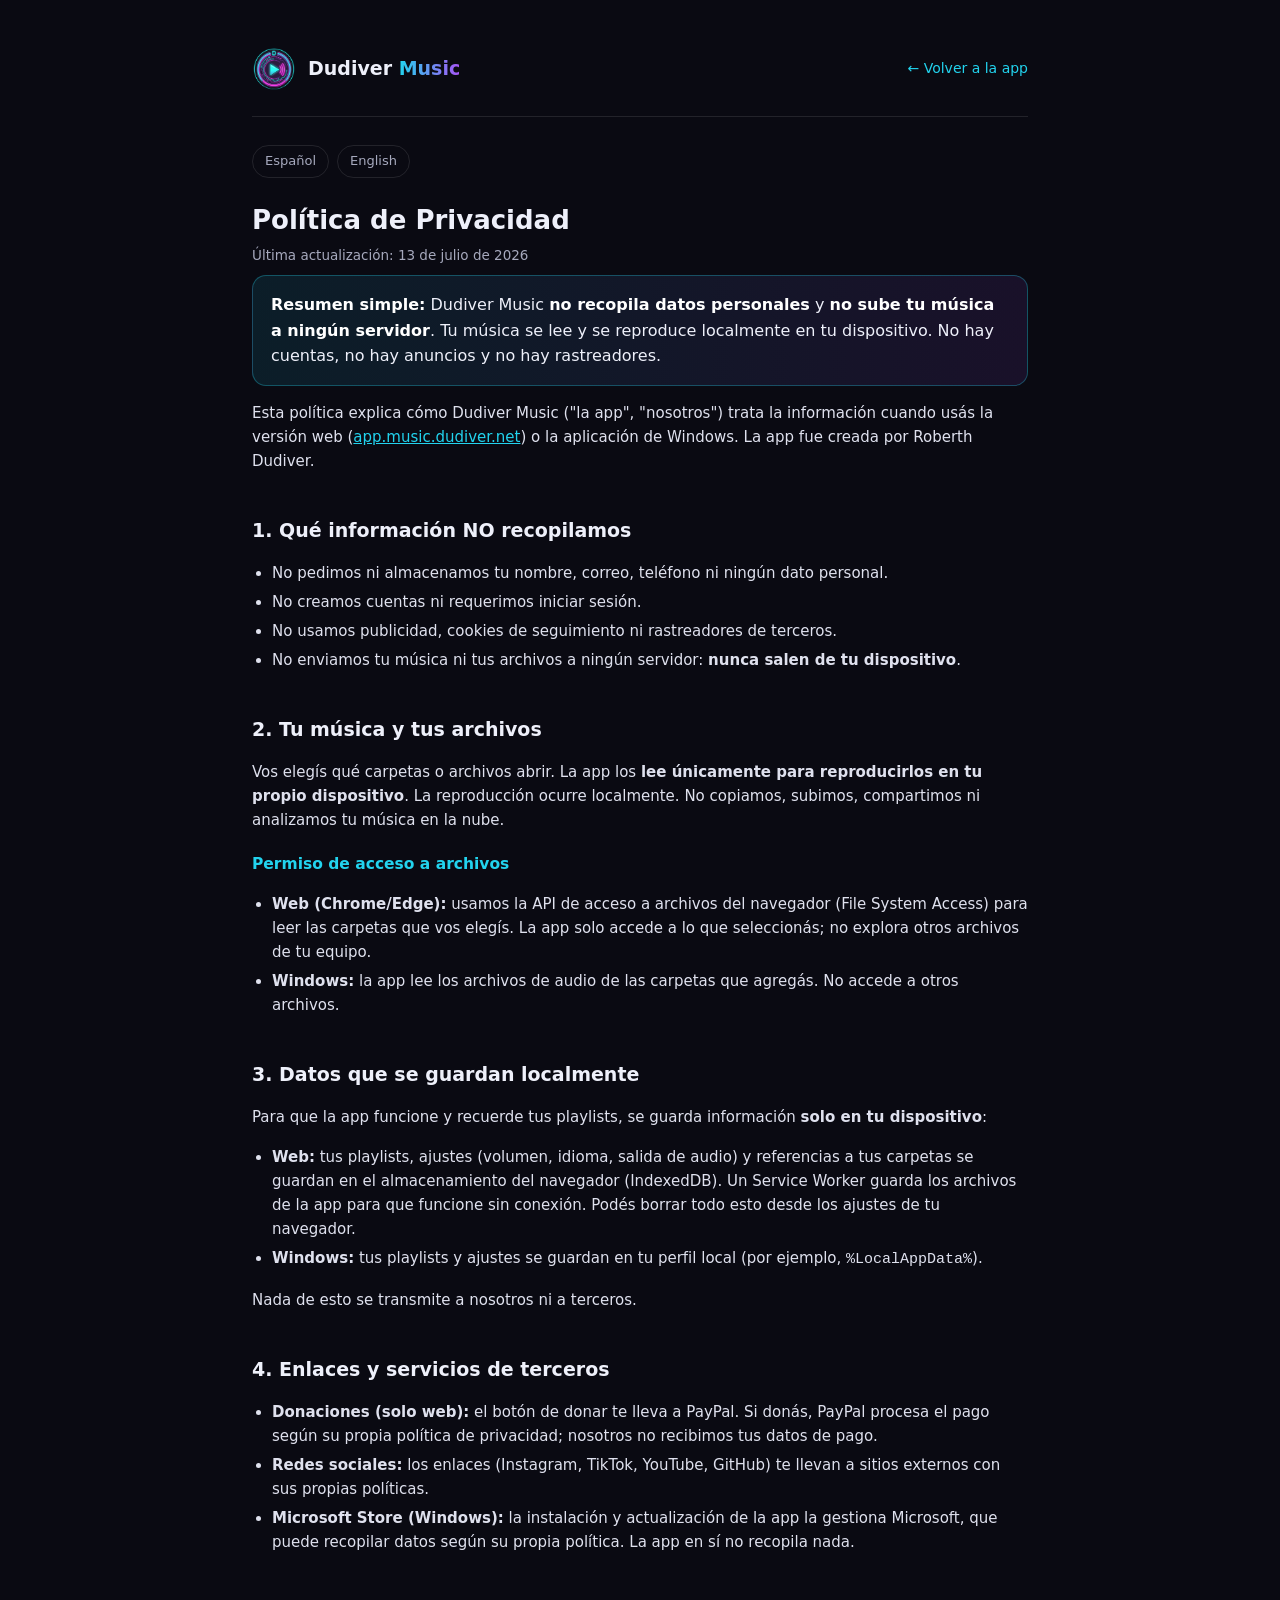
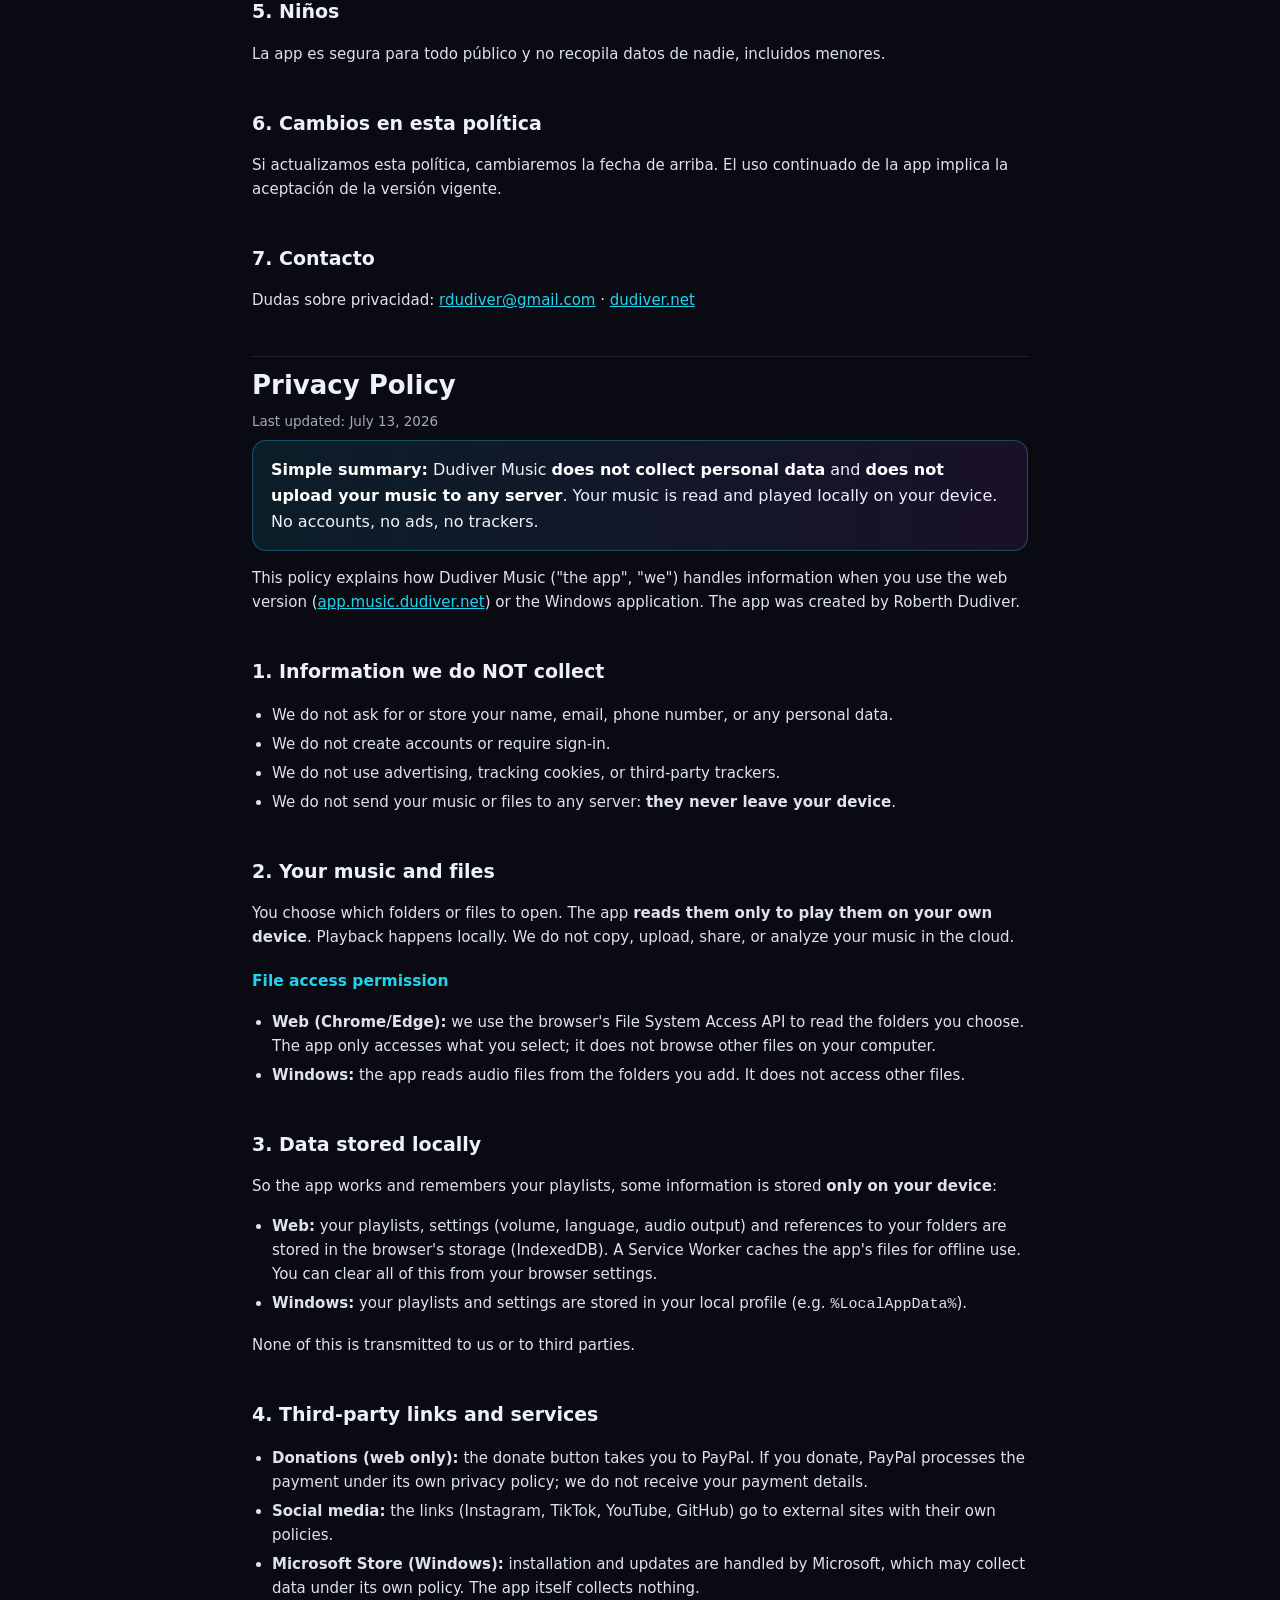
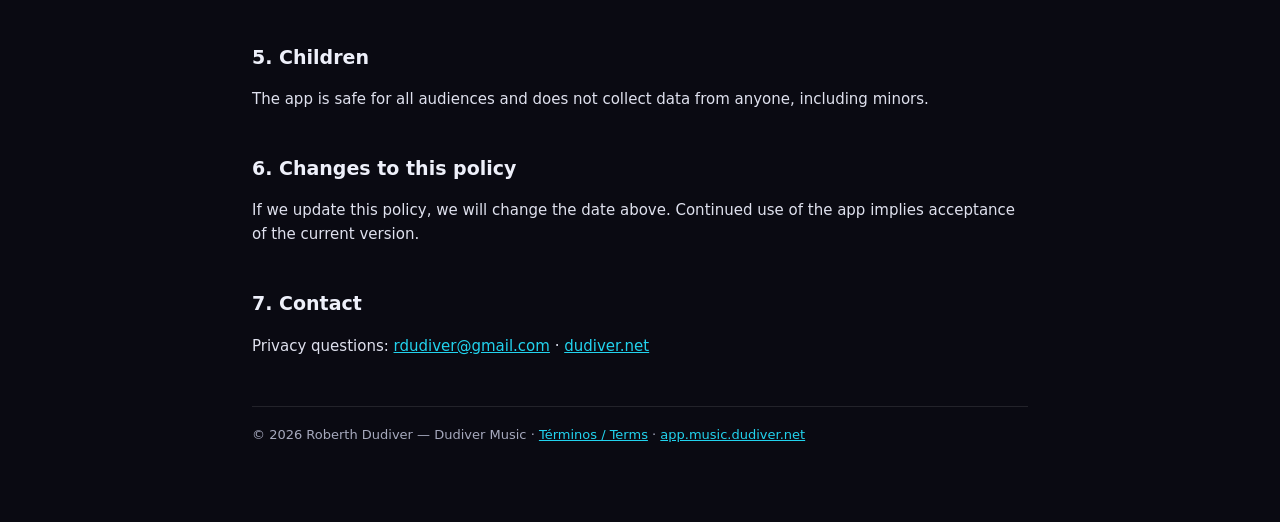
<file: DudiverMusic.Web/wwwroot/privacy.html>
<!DOCTYPE html>
<html lang="es">
<head>
<meta charset="utf-8" />
<meta name="viewport" content="width=device-width, initial-scale=1.0" />
<title>Política de Privacidad — Dudiver Music</title>
<meta name="description" content="Política de privacidad de Dudiver Music. No recopilamos datos personales; tu música nunca sale de tu dispositivo." />
<link rel="canonical" href="https://app.music.dudiver.net/privacy" />
<link rel="icon" type="image/png" href="logo.png" />
<style>
  :root { --bg:#0a0a12; --bg2:#12131f; --fg:#eef0fa; --muted:#a6a9bd; --cyan:#22d3ee; --purple:#a855f7; --line:rgba(255,255,255,.1); }
  * { box-sizing:border-box; }
  body { margin:0; background:var(--bg); color:var(--fg); font-family:system-ui,-apple-system,"Segoe UI",Roboto,sans-serif; line-height:1.6; }
  .wrap { max-width:820px; margin:0 auto; padding:32px 22px 80px; }
  header { display:flex; align-items:center; gap:12px; padding:14px 0 26px; border-bottom:1px solid var(--line); margin-bottom:28px; }
  header img { width:44px; height:44px; border-radius:10px; }
  header .b { font-weight:800; font-size:19px; }
  header .b span { background:linear-gradient(90deg,var(--cyan),var(--purple)); -webkit-background-clip:text; background-clip:text; -webkit-text-fill-color:transparent; }
  a.back { margin-left:auto; color:var(--cyan); text-decoration:none; font-size:14px; }
  a.back:hover { text-decoration:underline; }
  h1 { font-size:26px; margin:0 0 4px; }
  .date { color:var(--muted); font-size:13.5px; margin-bottom:8px; }
  h2 { font-size:19px; margin:34px 0 10px; padding-top:8px; }
  h3 { font-size:15.5px; margin:20px 0 6px; color:var(--cyan); }
  p, li { color:#dfe1ee; font-size:15px; }
  ul { padding-left:20px; }
  li { margin:5px 0; }
  .lead { background:linear-gradient(90deg,rgba(34,211,238,.1),rgba(168,85,247,.1)); border:1px solid rgba(34,211,238,.3); border-radius:14px; padding:16px 18px; margin:8px 0 6px; }
  .lead b { color:#fff; }
  .langbar { display:flex; gap:8px; margin:0 0 22px; }
  .langbar a { font-size:13px; color:var(--muted); border:1px solid var(--line); padding:5px 12px; border-radius:999px; text-decoration:none; }
  .langbar a:hover { color:var(--fg); border-color:var(--cyan); }
  section.lang { border-top:1px solid var(--line); margin-top:44px; padding-top:8px; }
  a { color:var(--cyan); }
  footer { margin-top:48px; padding-top:18px; border-top:1px solid var(--line); color:var(--muted); font-size:13px; }
</style>
</head>
<body>
<div class="wrap">
  <header>
    <img src="logo.png" alt="Dudiver Music" />
    <span class="b">Dudiver <span>Music</span></span>
    <a class="back" href="/">← Volver a la app</a>
  </header>

  <div class="langbar">
    <a href="#es">Español</a>
    <a href="#en">English</a>
  </div>

  <!-- ================= ESPAÑOL ================= -->
  <div id="es">
    <h1>Política de Privacidad</h1>
    <div class="date">Última actualización: 13 de julio de 2026</div>

    <div class="lead">
      <b>Resumen simple:</b> Dudiver Music <b>no recopila datos personales</b> y <b>no sube tu música a ningún servidor</b>.
      Tu música se lee y se reproduce localmente en tu dispositivo. No hay cuentas, no hay anuncios y no hay rastreadores.
    </div>

    <p>Esta política explica cómo Dudiver Music ("la app", "nosotros") trata la información cuando usás la versión web
      (<a href="https://app.music.dudiver.net">app.music.dudiver.net</a>) o la aplicación de Windows. La app fue creada
      por Roberth Dudiver.</p>

    <h2>1. Qué información NO recopilamos</h2>
    <ul>
      <li>No pedimos ni almacenamos tu nombre, correo, teléfono ni ningún dato personal.</li>
      <li>No creamos cuentas ni requerimos iniciar sesión.</li>
      <li>No usamos publicidad, cookies de seguimiento ni rastreadores de terceros.</li>
      <li>No enviamos tu música ni tus archivos a ningún servidor: <b>nunca salen de tu dispositivo</b>.</li>
    </ul>

    <h2>2. Tu música y tus archivos</h2>
    <p>Vos elegís qué carpetas o archivos abrir. La app los <b>lee únicamente para reproducirlos en tu propio dispositivo</b>.
      La reproducción ocurre localmente. No copiamos, subimos, compartimos ni analizamos tu música en la nube.</p>
    <h3>Permiso de acceso a archivos</h3>
    <ul>
      <li><b>Web (Chrome/Edge):</b> usamos la API de acceso a archivos del navegador (File System Access) para leer las
        carpetas que vos elegís. La app solo accede a lo que seleccionás; no explora otros archivos de tu equipo.</li>
      <li><b>Windows:</b> la app lee los archivos de audio de las carpetas que agregás. No accede a otros archivos.</li>
    </ul>

    <h2>3. Datos que se guardan localmente</h2>
    <p>Para que la app funcione y recuerde tus playlists, se guarda información <b>solo en tu dispositivo</b>:</p>
    <ul>
      <li><b>Web:</b> tus playlists, ajustes (volumen, idioma, salida de audio) y referencias a tus carpetas se guardan en
        el almacenamiento del navegador (IndexedDB). Un Service Worker guarda los archivos de la app para que funcione
        sin conexión. Podés borrar todo esto desde los ajustes de tu navegador.</li>
      <li><b>Windows:</b> tus playlists y ajustes se guardan en tu perfil local (por ejemplo, <code>%LocalAppData%</code>).</li>
    </ul>
    <p>Nada de esto se transmite a nosotros ni a terceros.</p>

    <h2>4. Enlaces y servicios de terceros</h2>
    <ul>
      <li><b>Donaciones (solo web):</b> el botón de donar te lleva a PayPal. Si donás, PayPal procesa el pago según su
        propia política de privacidad; nosotros no recibimos tus datos de pago.</li>
      <li><b>Redes sociales:</b> los enlaces (Instagram, TikTok, YouTube, GitHub) te llevan a sitios externos con sus
        propias políticas.</li>
      <li><b>Microsoft Store (Windows):</b> la instalación y actualización de la app la gestiona Microsoft, que puede
        recopilar datos según su propia política. La app en sí no recopila nada.</li>
    </ul>

    <h2>5. Niños</h2>
    <p>La app es segura para todo público y no recopila datos de nadie, incluidos menores.</p>

    <h2>6. Cambios en esta política</h2>
    <p>Si actualizamos esta política, cambiaremos la fecha de arriba. El uso continuado de la app implica la aceptación
      de la versión vigente.</p>

    <h2>7. Contacto</h2>
    <p>Dudas sobre privacidad: <a href="mailto:rdudiver@gmail.com">rdudiver@gmail.com</a> ·
      <a href="https://dudiver.net" target="_blank" rel="noopener">dudiver.net</a></p>
  </div>

  <!-- ================= ENGLISH ================= -->
  <section class="lang" id="en">
    <h1>Privacy Policy</h1>
    <div class="date">Last updated: July 13, 2026</div>

    <div class="lead">
      <b>Simple summary:</b> Dudiver Music <b>does not collect personal data</b> and <b>does not upload your music to any server</b>.
      Your music is read and played locally on your device. No accounts, no ads, no trackers.
    </div>

    <p>This policy explains how Dudiver Music ("the app", "we") handles information when you use the web version
      (<a href="https://app.music.dudiver.net">app.music.dudiver.net</a>) or the Windows application. The app was created
      by Roberth Dudiver.</p>

    <h2>1. Information we do NOT collect</h2>
    <ul>
      <li>We do not ask for or store your name, email, phone number, or any personal data.</li>
      <li>We do not create accounts or require sign-in.</li>
      <li>We do not use advertising, tracking cookies, or third-party trackers.</li>
      <li>We do not send your music or files to any server: <b>they never leave your device</b>.</li>
    </ul>

    <h2>2. Your music and files</h2>
    <p>You choose which folders or files to open. The app <b>reads them only to play them on your own device</b>.
      Playback happens locally. We do not copy, upload, share, or analyze your music in the cloud.</p>
    <h3>File access permission</h3>
    <ul>
      <li><b>Web (Chrome/Edge):</b> we use the browser's File System Access API to read the folders you choose. The app
        only accesses what you select; it does not browse other files on your computer.</li>
      <li><b>Windows:</b> the app reads audio files from the folders you add. It does not access other files.</li>
    </ul>

    <h2>3. Data stored locally</h2>
    <p>So the app works and remembers your playlists, some information is stored <b>only on your device</b>:</p>
    <ul>
      <li><b>Web:</b> your playlists, settings (volume, language, audio output) and references to your folders are stored
        in the browser's storage (IndexedDB). A Service Worker caches the app's files for offline use. You can clear all
        of this from your browser settings.</li>
      <li><b>Windows:</b> your playlists and settings are stored in your local profile (e.g. <code>%LocalAppData%</code>).</li>
    </ul>
    <p>None of this is transmitted to us or to third parties.</p>

    <h2>4. Third-party links and services</h2>
    <ul>
      <li><b>Donations (web only):</b> the donate button takes you to PayPal. If you donate, PayPal processes the payment
        under its own privacy policy; we do not receive your payment details.</li>
      <li><b>Social media:</b> the links (Instagram, TikTok, YouTube, GitHub) go to external sites with their own policies.</li>
      <li><b>Microsoft Store (Windows):</b> installation and updates are handled by Microsoft, which may collect data under
        its own policy. The app itself collects nothing.</li>
    </ul>

    <h2>5. Children</h2>
    <p>The app is safe for all audiences and does not collect data from anyone, including minors.</p>

    <h2>6. Changes to this policy</h2>
    <p>If we update this policy, we will change the date above. Continued use of the app implies acceptance of the current version.</p>

    <h2>7. Contact</h2>
    <p>Privacy questions: <a href="mailto:rdudiver@gmail.com">rdudiver@gmail.com</a> ·
      <a href="https://dudiver.net" target="_blank" rel="noopener">dudiver.net</a></p>
  </section>

  <footer>
    © 2026 Roberth Dudiver — Dudiver Music · <a href="/terms">Términos / Terms</a> · <a href="/">app.music.dudiver.net</a>
  </footer>
</div>
</body>
</html>
</file>
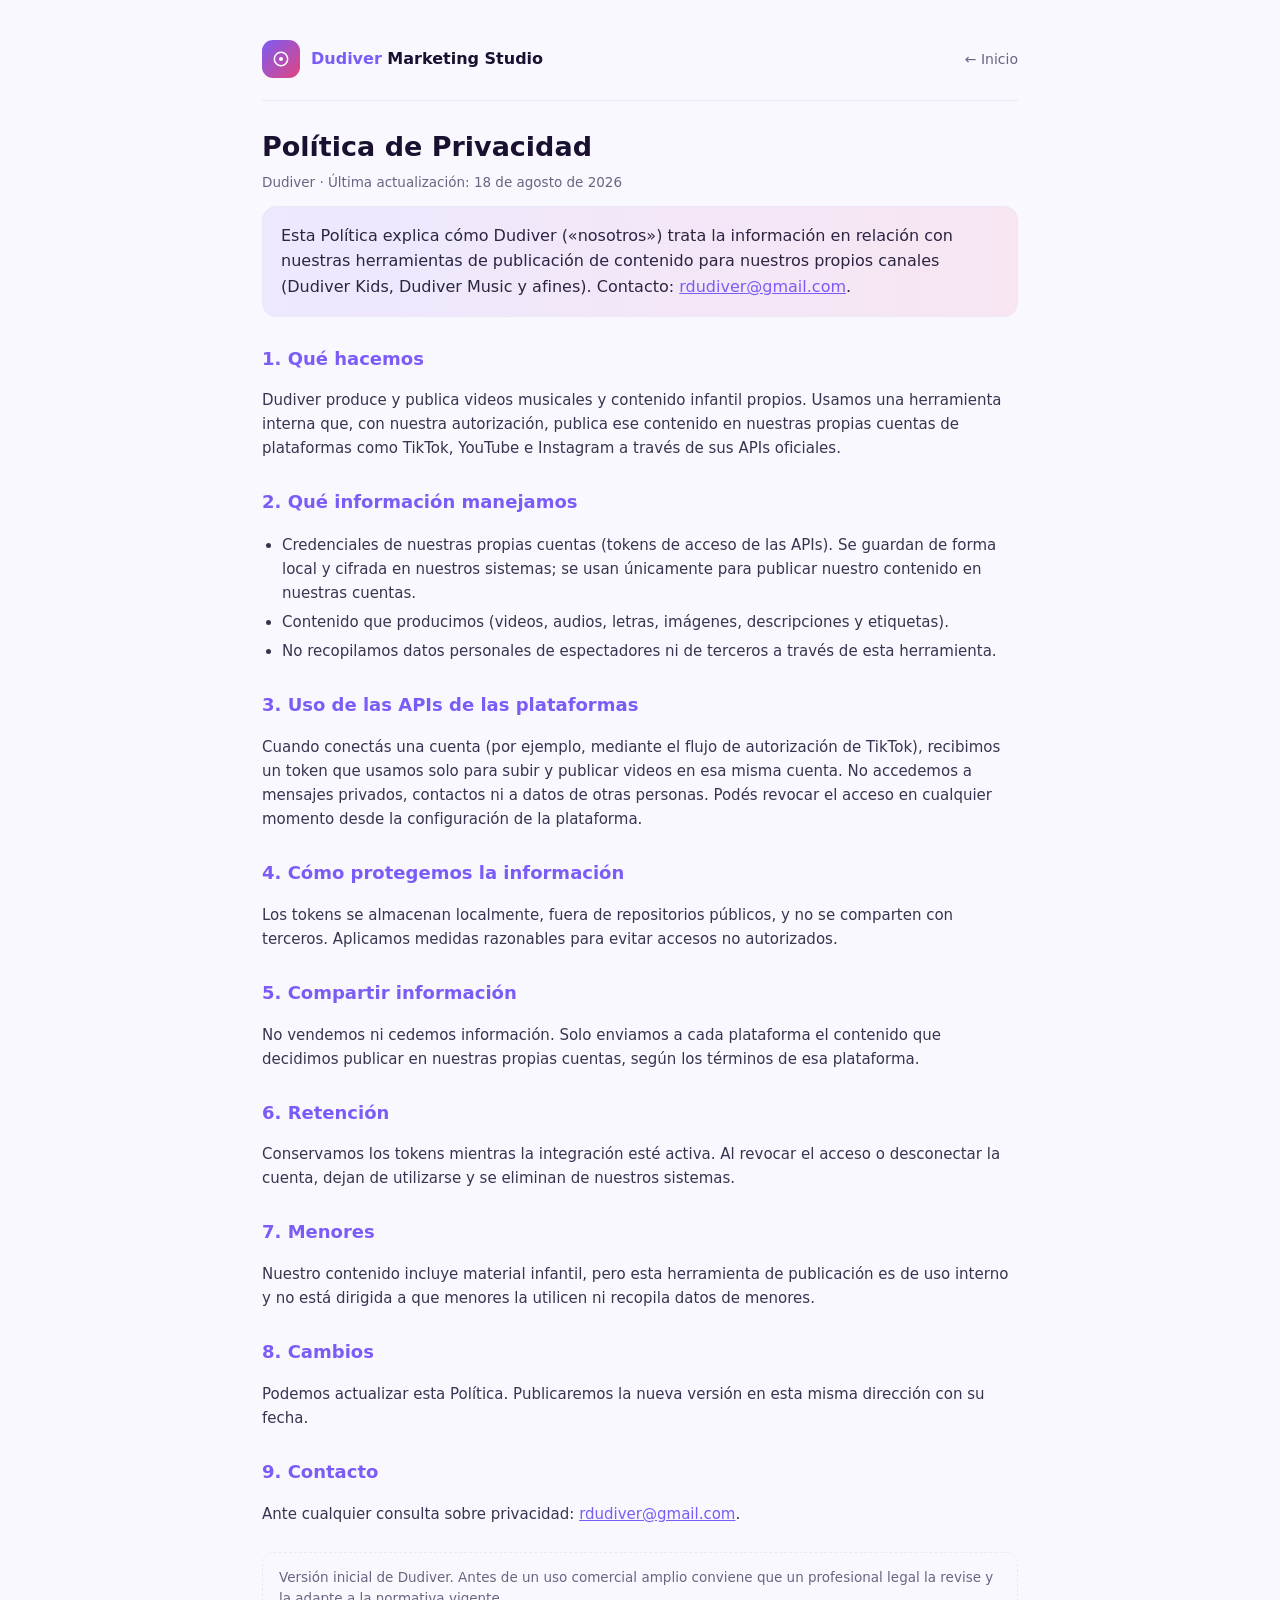
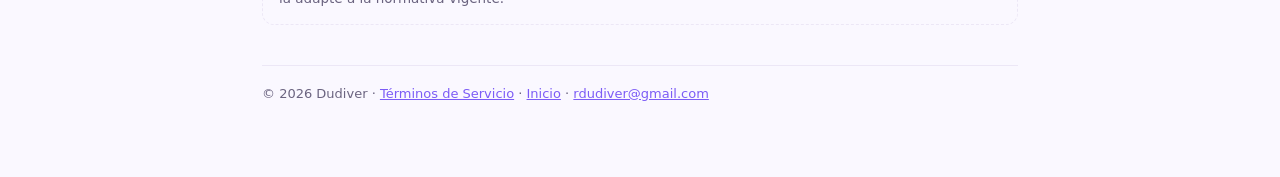
<file: DudiverMusic.Web/wwwroot/studio-privacy.html>
<!DOCTYPE html>
<html lang="es">
<head>
<meta charset="utf-8" />
<meta name="viewport" content="width=device-width, initial-scale=1.0" />
<title>Política de Privacidad — Dudiver Marketing Studio</title>
<meta name="description" content="Política de Privacidad de Dudiver Marketing Studio, la herramienta de publicación de contenido propio (Dudiver Kids, Dudiver Music y afines)." />
<meta name="robots" content="index, follow" />
<link rel="canonical" href="https://app.music.dudiver.net/studio/privacy" />
<link rel="icon" type="image/png" href="logo.png" />
<style>
  :root { --bg:#faf8ff; --ink:#1a1030; --violet:#7c5cf6; --magenta:#e0447f; --muted:#6b6480; --card:#ffffff; --line:#ece7f6; }
  * { box-sizing:border-box; }
  body { margin:0; background:var(--bg); color:var(--ink); font-family:"Segoe UI",Inter,system-ui,-apple-system,Roboto,sans-serif; line-height:1.6; }
  a { color:var(--violet); }
  .wrap { max-width:800px; margin:0 auto; padding:28px 22px 72px; }
  header { display:flex; align-items:center; gap:11px; padding:12px 0 22px; border-bottom:1px solid var(--line); margin-bottom:24px; }
  .badge { width:38px; height:38px; border-radius:11px; flex:0 0 auto; background:linear-gradient(135deg,var(--violet),var(--magenta)); display:grid; place-items:center; }
  .badge svg { width:20px; height:20px; }
  .wm { font-weight:600; font-size:16px; } .wm b { color:var(--violet); }
  a.back { margin-left:auto; color:var(--muted); text-decoration:none; font-size:14px; }
  a.back:hover { color:var(--ink); }
  h1 { font-size:27px; margin:0 0 4px; }
  .date { color:var(--muted); font-size:13.5px; margin-bottom:12px; }
  h2 { font-size:18px; margin:28px 0 8px; color:var(--violet); }
  p, li { color:#3a3350; font-size:15px; }
  ul { padding-left:20px; } li { margin:5px 0; }
  .lead { background:linear-gradient(90deg, rgba(124,92,246,.1), rgba(224,68,127,.1)); border:1px solid var(--line); border-radius:14px; padding:16px 18px; margin:8px 0 6px; color:#2c2542; }
  .note { margin-top:26px; padding:14px 16px; border:1px dashed var(--line); border-radius:12px; color:var(--muted); font-size:13.5px; }
  footer { margin-top:40px; padding-top:18px; border-top:1px solid var(--line); color:var(--muted); font-size:13px; }
</style>
</head>
<body>
<div class="wrap">
  <header>
    <span class="badge"><svg viewBox="0 0 24 24" fill="none"><path d="M4 12a8 8 0 0 1 8-8M4 12a8 8 0 0 0 8 8M12 4a8 8 0 0 1 8 8M12 20a8 8 0 0 0 8-8" stroke="#fff" stroke-width="1.8" stroke-linecap="round"/><circle cx="12" cy="12" r="2.4" fill="#fff"/></svg></span>
    <span class="wm"><b>Dudiver</b> Marketing Studio</span>
    <a class="back" href="/studio">← Inicio</a>
  </header>

  <h1>Política de Privacidad</h1>
  <div class="date">Dudiver · Última actualización: 18 de agosto de 2026</div>

  <div class="lead">
    Esta Política explica cómo Dudiver («nosotros») trata la información en relación con nuestras herramientas de
    publicación de contenido para nuestros propios canales (Dudiver Kids, Dudiver Music y afines).
    Contacto: <a href="mailto:rdudiver@gmail.com">rdudiver@gmail.com</a>.
  </div>

  <h2>1. Qué hacemos</h2>
  <p>Dudiver produce y publica videos musicales y contenido infantil propios. Usamos una herramienta interna que,
    con nuestra autorización, publica ese contenido en nuestras propias cuentas de plataformas como TikTok, YouTube
    e Instagram a través de sus APIs oficiales.</p>

  <h2>2. Qué información manejamos</h2>
  <ul>
    <li>Credenciales de nuestras propias cuentas (tokens de acceso de las APIs). Se guardan de forma local y cifrada
      en nuestros sistemas; se usan únicamente para publicar nuestro contenido en nuestras cuentas.</li>
    <li>Contenido que producimos (videos, audios, letras, imágenes, descripciones y etiquetas).</li>
    <li>No recopilamos datos personales de espectadores ni de terceros a través de esta herramienta.</li>
  </ul>

  <h2>3. Uso de las APIs de las plataformas</h2>
  <p>Cuando conectás una cuenta (por ejemplo, mediante el flujo de autorización de TikTok), recibimos un token que
    usamos solo para subir y publicar videos en esa misma cuenta. No accedemos a mensajes privados, contactos ni a
    datos de otras personas. Podés revocar el acceso en cualquier momento desde la configuración de la plataforma.</p>

  <h2>4. Cómo protegemos la información</h2>
  <p>Los tokens se almacenan localmente, fuera de repositorios públicos, y no se comparten con terceros. Aplicamos
    medidas razonables para evitar accesos no autorizados.</p>

  <h2>5. Compartir información</h2>
  <p>No vendemos ni cedemos información. Solo enviamos a cada plataforma el contenido que decidimos publicar en
    nuestras propias cuentas, según los términos de esa plataforma.</p>

  <h2>6. Retención</h2>
  <p>Conservamos los tokens mientras la integración esté activa. Al revocar el acceso o desconectar la cuenta,
    dejan de utilizarse y se eliminan de nuestros sistemas.</p>

  <h2>7. Menores</h2>
  <p>Nuestro contenido incluye material infantil, pero esta herramienta de publicación es de uso interno y no está
    dirigida a que menores la utilicen ni recopila datos de menores.</p>

  <h2>8. Cambios</h2>
  <p>Podemos actualizar esta Política. Publicaremos la nueva versión en esta misma dirección con su fecha.</p>

  <h2>9. Contacto</h2>
  <p>Ante cualquier consulta sobre privacidad: <a href="mailto:rdudiver@gmail.com">rdudiver@gmail.com</a>.</p>

  <div class="note">
    Versión inicial de Dudiver. Antes de un uso comercial amplio conviene que un profesional legal la revise y la
    adapte a la normativa vigente.
  </div>

  <footer>© 2026 Dudiver · <a href="/studio/terms">Términos de Servicio</a> · <a href="/studio">Inicio</a> · <a href="mailto:rdudiver@gmail.com">rdudiver@gmail.com</a></footer>
</div>
</body>
</html>
</file>
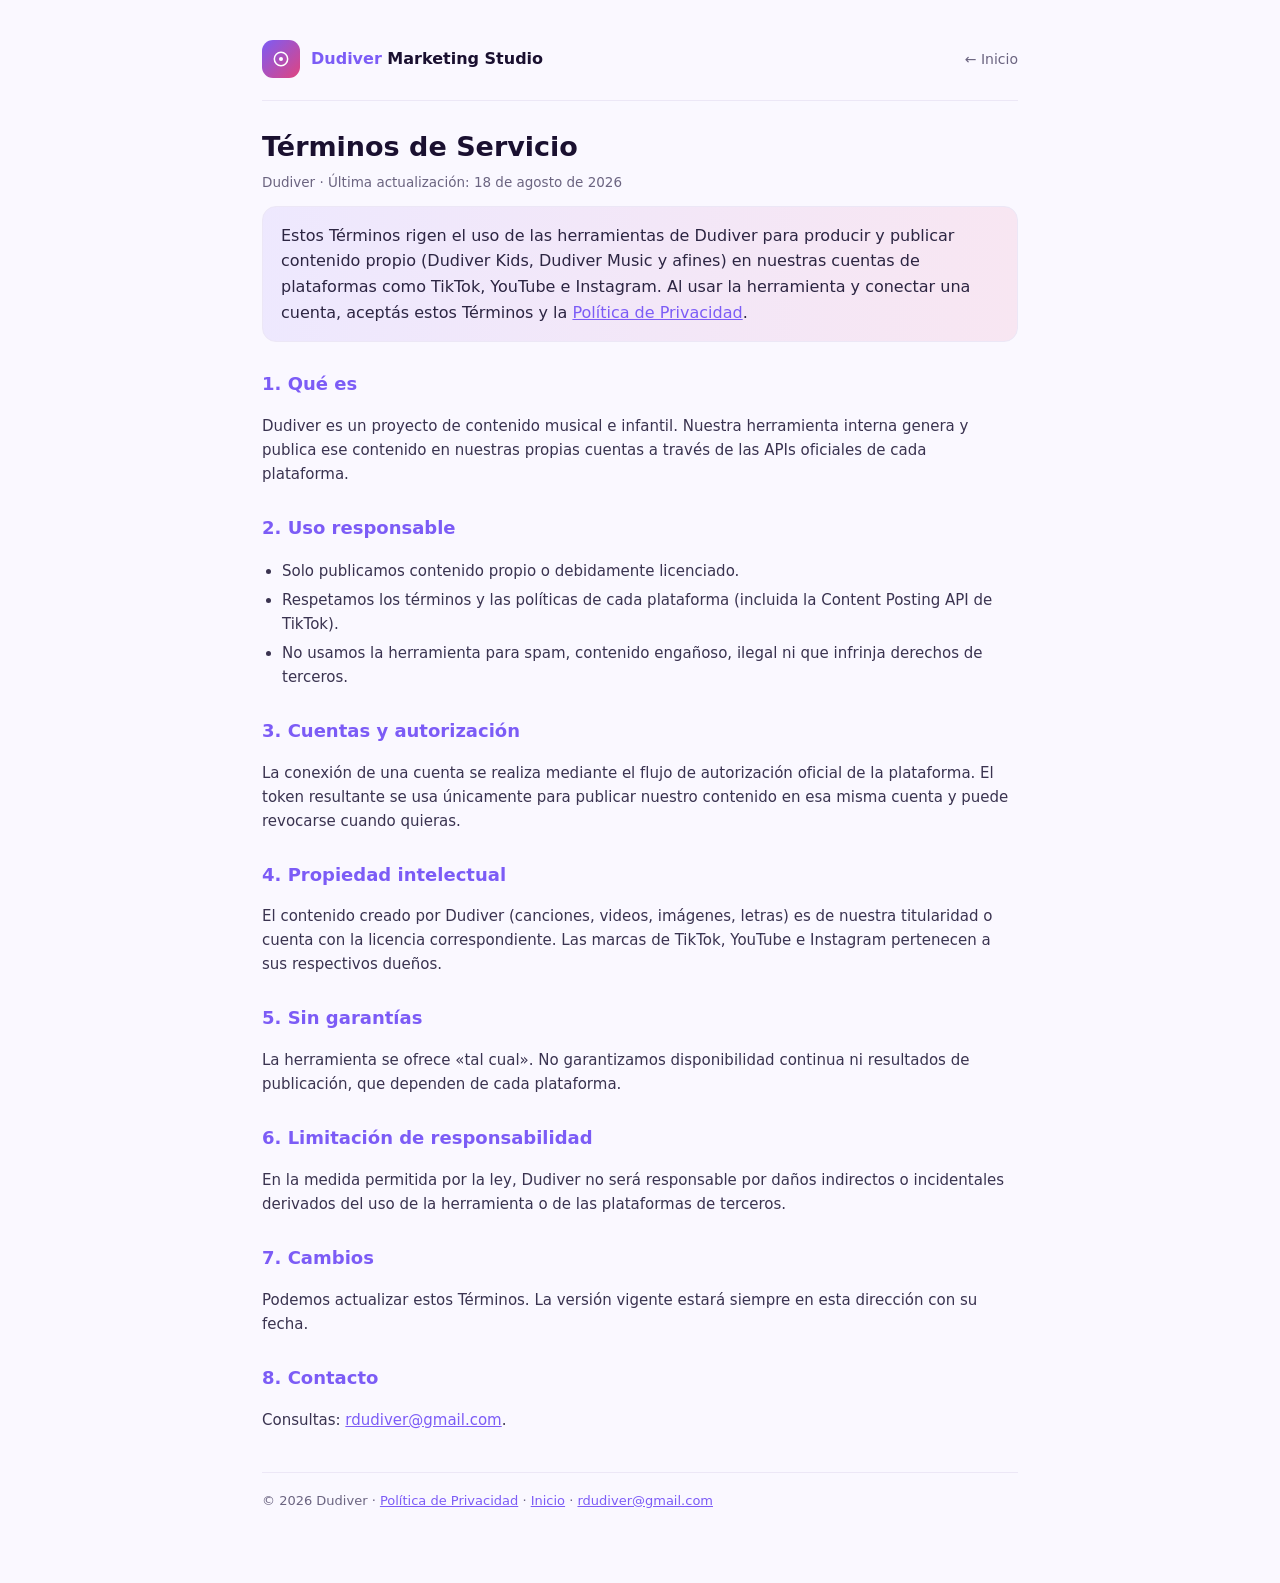
<file: DudiverMusic.Web/wwwroot/studio-terms.html>
<!DOCTYPE html>
<html lang="es">
<head>
<meta charset="utf-8" />
<meta name="viewport" content="width=device-width, initial-scale=1.0" />
<title>Términos de Servicio — Dudiver Marketing Studio</title>
<meta name="description" content="Términos de Servicio de Dudiver Marketing Studio, la herramienta de publicación de contenido propio (Dudiver Kids, Dudiver Music y afines)." />
<meta name="robots" content="index, follow" />
<link rel="canonical" href="https://app.music.dudiver.net/studio/terms" />
<link rel="icon" type="image/png" href="logo.png" />
<style>
  :root { --bg:#faf8ff; --ink:#1a1030; --violet:#7c5cf6; --magenta:#e0447f; --muted:#6b6480; --card:#ffffff; --line:#ece7f6; }
  * { box-sizing:border-box; }
  body { margin:0; background:var(--bg); color:var(--ink); font-family:"Segoe UI",Inter,system-ui,-apple-system,Roboto,sans-serif; line-height:1.6; }
  a { color:var(--violet); }
  .wrap { max-width:800px; margin:0 auto; padding:28px 22px 72px; }
  header { display:flex; align-items:center; gap:11px; padding:12px 0 22px; border-bottom:1px solid var(--line); margin-bottom:24px; }
  .badge { width:38px; height:38px; border-radius:11px; flex:0 0 auto; background:linear-gradient(135deg,var(--violet),var(--magenta)); display:grid; place-items:center; }
  .badge svg { width:20px; height:20px; }
  .wm { font-weight:600; font-size:16px; } .wm b { color:var(--violet); }
  a.back { margin-left:auto; color:var(--muted); text-decoration:none; font-size:14px; }
  a.back:hover { color:var(--ink); }
  h1 { font-size:27px; margin:0 0 4px; }
  .date { color:var(--muted); font-size:13.5px; margin-bottom:12px; }
  h2 { font-size:18px; margin:28px 0 8px; color:var(--violet); }
  p, li { color:#3a3350; font-size:15px; }
  ul { padding-left:20px; } li { margin:5px 0; }
  .lead { background:linear-gradient(90deg, rgba(124,92,246,.1), rgba(224,68,127,.1)); border:1px solid var(--line); border-radius:14px; padding:16px 18px; margin:8px 0 6px; color:#2c2542; }
  footer { margin-top:40px; padding-top:18px; border-top:1px solid var(--line); color:var(--muted); font-size:13px; }
</style>
</head>
<body>
<div class="wrap">
  <header>
    <span class="badge"><svg viewBox="0 0 24 24" fill="none"><path d="M4 12a8 8 0 0 1 8-8M4 12a8 8 0 0 0 8 8M12 4a8 8 0 0 1 8 8M12 20a8 8 0 0 0 8-8" stroke="#fff" stroke-width="1.8" stroke-linecap="round"/><circle cx="12" cy="12" r="2.4" fill="#fff"/></svg></span>
    <span class="wm"><b>Dudiver</b> Marketing Studio</span>
    <a class="back" href="/studio">← Inicio</a>
  </header>

  <h1>Términos de Servicio</h1>
  <div class="date">Dudiver · Última actualización: 18 de agosto de 2026</div>

  <div class="lead">
    Estos Términos rigen el uso de las herramientas de Dudiver para producir y publicar contenido propio
    (Dudiver Kids, Dudiver Music y afines) en nuestras cuentas de plataformas como TikTok, YouTube e Instagram.
    Al usar la herramienta y conectar una cuenta, aceptás estos Términos y la
    <a href="/studio/privacy">Política de Privacidad</a>.
  </div>

  <h2>1. Qué es</h2>
  <p>Dudiver es un proyecto de contenido musical e infantil. Nuestra herramienta interna genera y publica ese
    contenido en nuestras propias cuentas a través de las APIs oficiales de cada plataforma.</p>

  <h2>2. Uso responsable</h2>
  <ul>
    <li>Solo publicamos contenido propio o debidamente licenciado.</li>
    <li>Respetamos los términos y las políticas de cada plataforma (incluida la Content Posting API de TikTok).</li>
    <li>No usamos la herramienta para spam, contenido engañoso, ilegal ni que infrinja derechos de terceros.</li>
  </ul>

  <h2>3. Cuentas y autorización</h2>
  <p>La conexión de una cuenta se realiza mediante el flujo de autorización oficial de la plataforma. El token
    resultante se usa únicamente para publicar nuestro contenido en esa misma cuenta y puede revocarse cuando quieras.</p>

  <h2>4. Propiedad intelectual</h2>
  <p>El contenido creado por Dudiver (canciones, videos, imágenes, letras) es de nuestra titularidad o cuenta con la
    licencia correspondiente. Las marcas de TikTok, YouTube e Instagram pertenecen a sus respectivos dueños.</p>

  <h2>5. Sin garantías</h2>
  <p>La herramienta se ofrece «tal cual». No garantizamos disponibilidad continua ni resultados de publicación,
    que dependen de cada plataforma.</p>

  <h2>6. Limitación de responsabilidad</h2>
  <p>En la medida permitida por la ley, Dudiver no será responsable por daños indirectos o incidentales derivados
    del uso de la herramienta o de las plataformas de terceros.</p>

  <h2>7. Cambios</h2>
  <p>Podemos actualizar estos Términos. La versión vigente estará siempre en esta dirección con su fecha.</p>

  <h2>8. Contacto</h2>
  <p>Consultas: <a href="mailto:rdudiver@gmail.com">rdudiver@gmail.com</a>.</p>

  <footer>© 2026 Dudiver · <a href="/studio/privacy">Política de Privacidad</a> · <a href="/studio">Inicio</a> · <a href="mailto:rdudiver@gmail.com">rdudiver@gmail.com</a></footer>
</div>
</body>
</html>
</file>
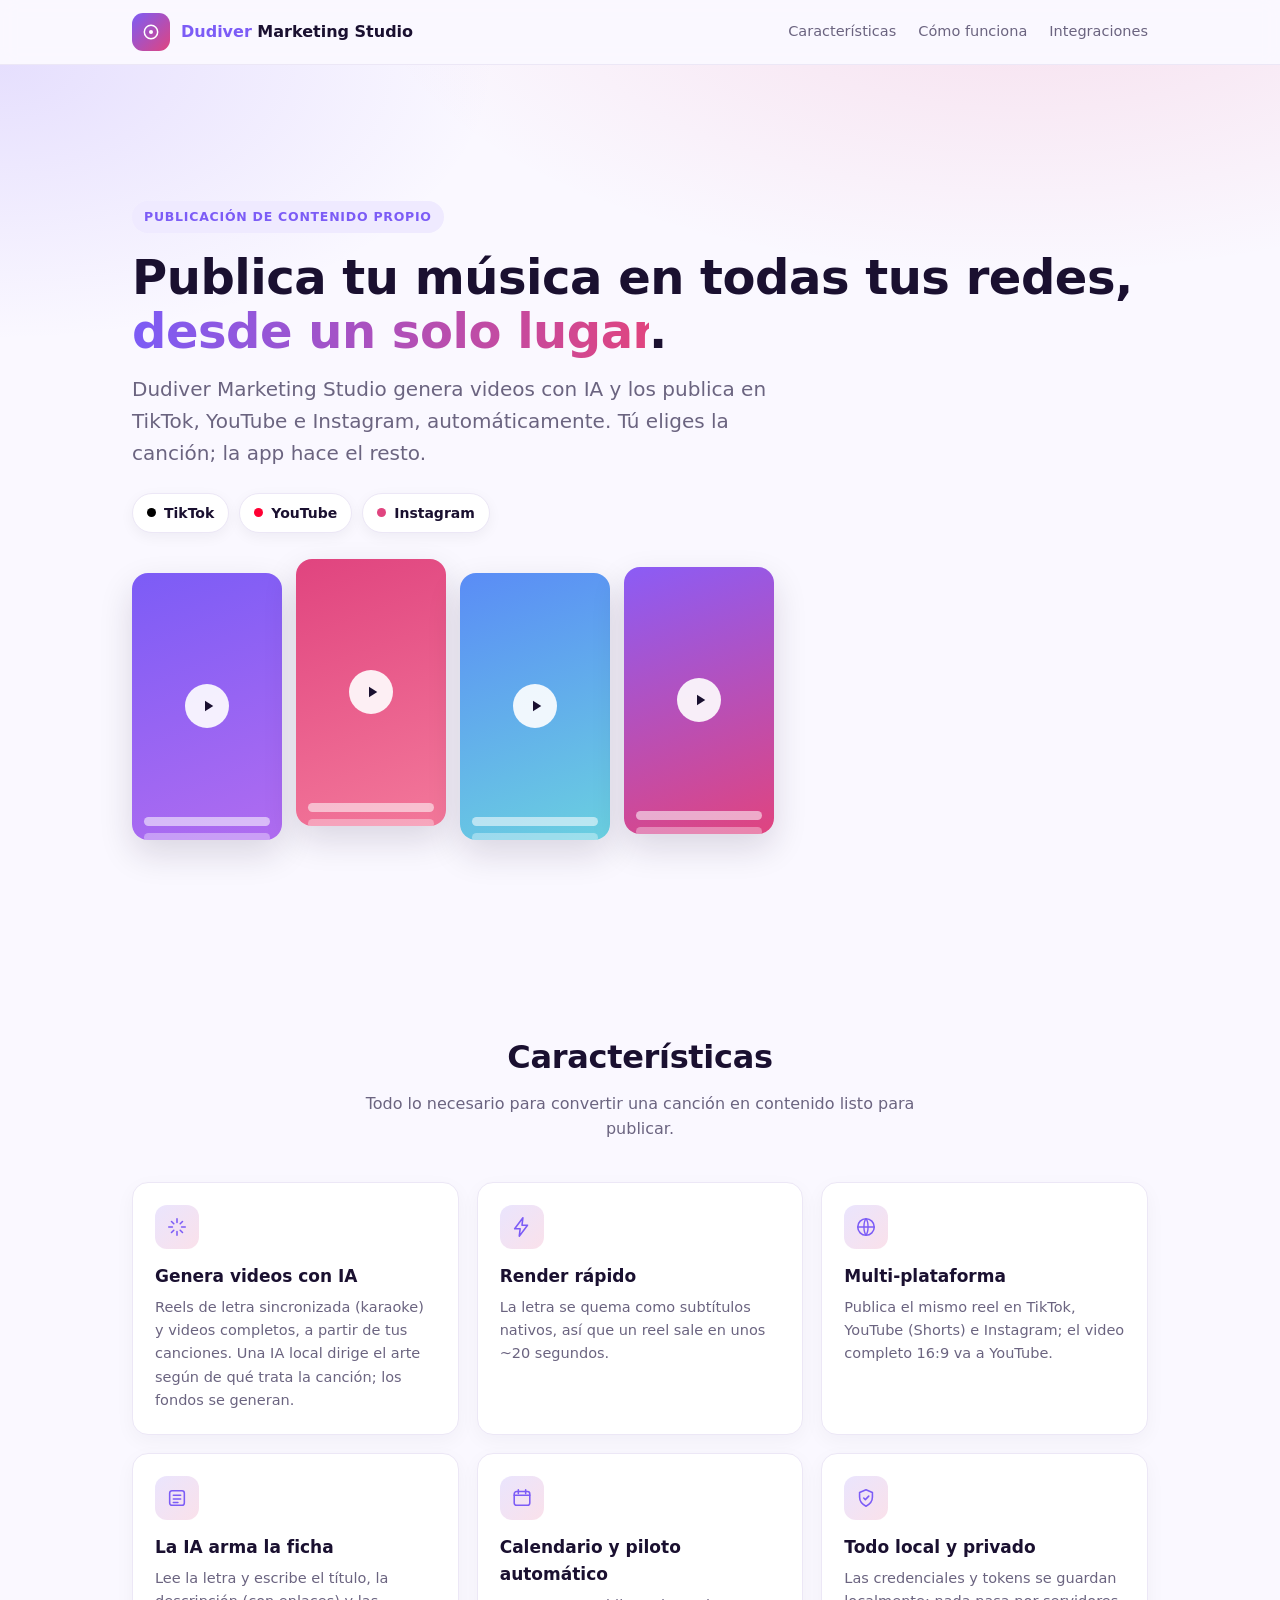
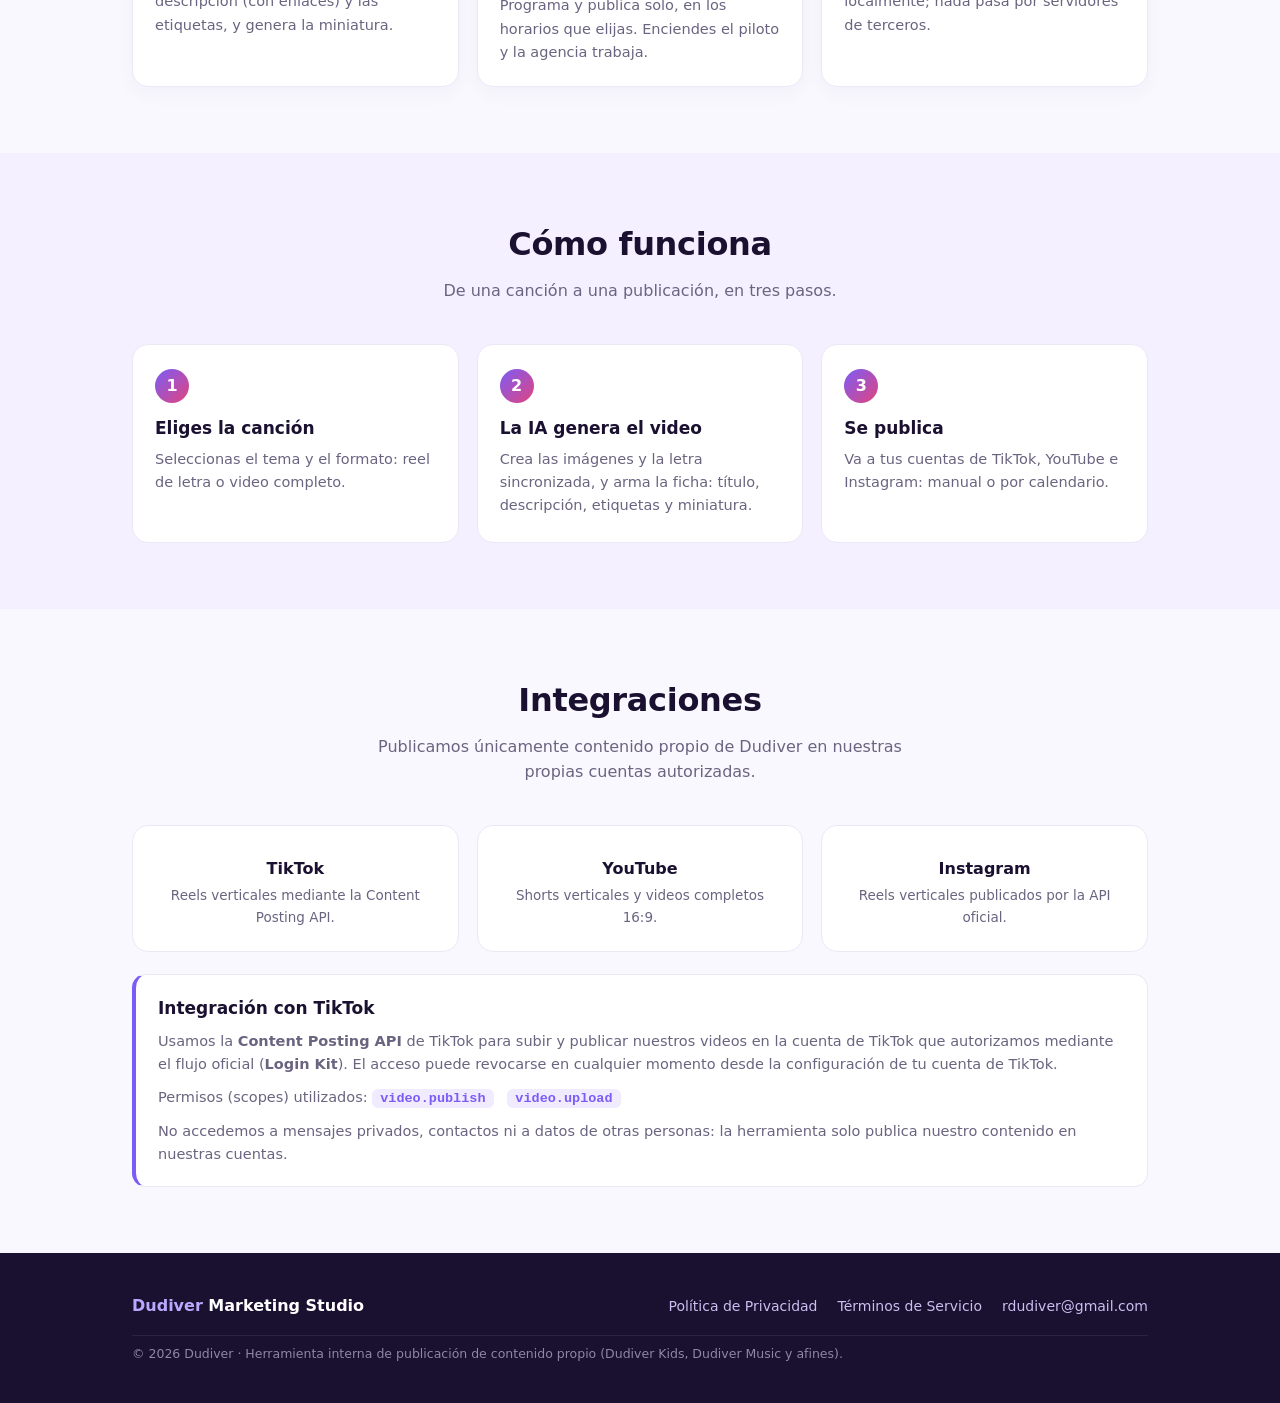
<file: DudiverMusic.Web/wwwroot/studio.html>
<!DOCTYPE html>
<html lang="es">
<head>
<meta charset="utf-8" />
<meta name="viewport" content="width=device-width, initial-scale=1.0" />
<title>Dudiver Marketing Studio</title>
<meta name="description" content="Dudiver Marketing Studio: genera videos con IA y publica tu contenido en TikTok, YouTube e Instagram, automáticamente, desde un solo lugar." />
<meta name="robots" content="index, follow" />
<link rel="canonical" href="https://app.music.dudiver.net/studio" />
<link rel="icon" type="image/png" href="logo.png" />
<meta property="og:title" content="Dudiver Marketing Studio" />
<meta property="og:description" content="Genera videos con IA y publícalos en TikTok, YouTube e Instagram, automáticamente." />
<meta property="og:type" content="website" />
<meta property="og:url" content="https://app.music.dudiver.net/studio" />
<style>
  :root {
    --bg:#faf8ff; --ink:#1a1030; --violet:#7c5cf6; --magenta:#e0447f;
    --muted:#6b6480; --card:#ffffff; --line:#ece7f6;
  }
  * { box-sizing:border-box; }
  html { scroll-behavior:smooth; }
  body { margin:0; background:var(--bg); color:var(--ink);
    font-family:"Segoe UI",Inter,system-ui,-apple-system,Roboto,sans-serif; line-height:1.6; }
  a { color:var(--violet); text-decoration:none; }
  .wrap { max-width:1060px; margin:0 auto; padding:0 22px; }
  .grad { background:linear-gradient(90deg,var(--violet),var(--magenta)); -webkit-background-clip:text; background-clip:text; -webkit-text-fill-color:transparent; }

  /* Nav */
  header.nav { position:sticky; top:0; z-index:10; backdrop-filter:blur(8px);
    background:rgba(250,248,255,.82); border-bottom:1px solid var(--line); }
  .nav .wrap { display:flex; align-items:center; gap:16px; height:64px; }
  .brand { display:flex; align-items:center; gap:11px; font-weight:600; }
  .badge { width:38px; height:38px; border-radius:11px; flex:0 0 auto;
    background:linear-gradient(135deg,var(--violet),var(--magenta)); display:grid; place-items:center; }
  .badge svg { width:20px; height:20px; }
  .wm { font-size:16px; color:var(--ink); }
  .wm b { color:var(--violet); }
  header.nav nav { margin-left:auto; display:flex; gap:22px; font-size:14.5px; }
  header.nav nav a { color:var(--muted); }
  header.nav nav a:hover { color:var(--ink); }

  /* Hero */
  .hero { position:relative; overflow:hidden;
    background:radial-gradient(1100px 500px at 80% -10%, rgba(224,68,127,.14), transparent 60%),
               radial-gradient(900px 500px at 0% 0%, rgba(124,92,246,.16), transparent 55%); }
  .hero .wrap { padding:70px 22px 60px; }
  .eyebrow { display:inline-block; font-size:12.5px; font-weight:700; letter-spacing:.06em; text-transform:uppercase;
    color:var(--violet); background:#efeaff; padding:6px 12px; border-radius:999px; margin-bottom:18px; }
  h1 { font-size:clamp(30px,5vw,48px); line-height:1.12; margin:0 0 14px; letter-spacing:-.01em; }
  .sub { font-size:clamp(16px,2.2vw,20px); color:var(--muted); max-width:640px; margin:0 0 24px; }
  .chips { display:flex; flex-wrap:wrap; gap:10px; }
  .chip { display:inline-flex; align-items:center; gap:8px; background:var(--card); border:1px solid var(--line);
    padding:8px 14px; border-radius:999px; font-size:14px; font-weight:600; box-shadow:0 4px 14px rgba(26,16,48,.05); }
  .chip .dot { width:9px; height:9px; border-radius:50%; }

  /* Hero visual (mock de reels) */
  .reels { display:flex; gap:14px; margin-top:40px; }
  .reel { flex:1; aspect-ratio:9/16; max-width:150px; border-radius:16px; box-shadow:0 14px 34px rgba(26,16,48,.14);
    position:relative; overflow:hidden; }
  .reel:nth-child(1){ background:linear-gradient(160deg,#7c5cf6,#b06cf0); }
  .reel:nth-child(2){ background:linear-gradient(160deg,#e0447f,#f3789a); transform:translateY(-14px); }
  .reel:nth-child(3){ background:linear-gradient(160deg,#5a8cf6,#6ad0e0); }
  .reel:nth-child(4){ background:linear-gradient(160deg,#8b5cf6,#e0447f); transform:translateY(-6px); }
  .reel::after { content:''; position:absolute; left:12px; right:12px; bottom:14px; height:9px; border-radius:5px;
    background:rgba(255,255,255,.55); box-shadow:0 16px 0 rgba(255,255,255,.35), 0 30px 0 rgba(255,255,255,.22); }
  .reel .play { position:absolute; inset:0; margin:auto; width:44px; height:44px; border-radius:50%;
    background:rgba(255,255,255,.9); display:grid; place-items:center; }
  .reel .play svg { width:18px; height:18px; margin-left:2px; color:#1a1030; }

  /* Sections */
  section { padding:66px 0; }
  section h2 { font-size:clamp(24px,3.4vw,32px); margin:0 0 8px; text-align:center; letter-spacing:-.01em; }
  section .lede { text-align:center; color:var(--muted); max-width:560px; margin:0 auto 40px; }

  .grid { display:grid; grid-template-columns:repeat(3,1fr); gap:18px; }
  .card { background:var(--card); border:1px solid var(--line); border-radius:16px; padding:22px;
    box-shadow:0 6px 20px rgba(26,16,48,.04); }
  .card .ic { width:44px; height:44px; border-radius:12px; display:grid; place-items:center; margin-bottom:14px;
    background:linear-gradient(135deg, rgba(124,92,246,.16), rgba(224,68,127,.16)); }
  .card .ic svg { width:22px; height:22px; color:var(--violet); }
  .card h3 { margin:0 0 6px; font-size:17px; }
  .card p { margin:0; color:var(--muted); font-size:14.5px; }

  .alt { background:#f4f0ff; }
  .steps { display:grid; grid-template-columns:repeat(3,1fr); gap:18px; counter-reset:s; }
  .step { background:var(--card); border:1px solid var(--line); border-radius:16px; padding:24px 22px; position:relative; }
  .step .n { width:34px; height:34px; border-radius:50%; background:linear-gradient(135deg,var(--violet),var(--magenta));
    color:#fff; font-weight:700; display:grid; place-items:center; margin-bottom:12px; }
  .step h3 { margin:0 0 6px; font-size:17px; }
  .step p { margin:0; color:var(--muted); font-size:14.5px; }

  .plats { display:grid; grid-template-columns:repeat(3,1fr); gap:18px; margin-bottom:22px; }
  .plat { background:var(--card); border:1px solid var(--line); border-radius:16px; padding:22px; text-align:center; }
  .plat .name { font-weight:700; font-size:16px; margin:8px 0 4px; }
  .plat .desc { color:var(--muted); font-size:13.5px; }
  .tk { background:var(--card); border:1px solid var(--line); border-left:4px solid var(--violet);
    border-radius:14px; padding:20px 22px; }
  .tk h3 { margin:0 0 8px; font-size:17px; }
  .tk p { margin:0 0 10px; color:var(--muted); font-size:14.5px; }
  .tk code { background:#f0ebff; color:var(--violet); font-weight:600; padding:2px 8px; border-radius:6px; font-size:13.5px; }

  footer { background:var(--ink); color:#d9d2ea; padding:40px 0; }
  footer .wrap { display:flex; flex-wrap:wrap; gap:16px 28px; align-items:center; }
  footer .fbrand { font-weight:700; color:#fff; }
  footer .fbrand b { color:#b9a8ff; }
  footer nav { margin-left:auto; display:flex; gap:20px; flex-wrap:wrap; font-size:14px; }
  footer a { color:#c9bff0; }
  footer a:hover { color:#fff; }
  footer .copy { width:100%; color:#8f86a8; font-size:12.5px; padding-top:8px; border-top:1px solid rgba(255,255,255,.08); }

  @media (max-width:760px) {
    .grid, .steps, .plats { grid-template-columns:1fr; }
    header.nav nav { display:none; }
    .reels { display:none; }
  }
</style>
</head>
<body>

<header class="nav">
  <div class="wrap">
    <div class="brand">
      <span class="badge">
        <svg viewBox="0 0 24 24" fill="none"><path d="M4 12a8 8 0 0 1 8-8M4 12a8 8 0 0 0 8 8M12 4a8 8 0 0 1 8 8M12 20a8 8 0 0 0 8-8" stroke="#fff" stroke-width="1.8" stroke-linecap="round"/><circle cx="12" cy="12" r="2.4" fill="#fff"/></svg>
      </span>
      <span class="wm"><b>Dudiver</b> Marketing Studio</span>
    </div>
    <nav>
      <a href="#features">Características</a>
      <a href="#how">Cómo funciona</a>
      <a href="#integraciones">Integraciones</a>
    </nav>
  </div>
</header>

<section class="hero">
  <div class="wrap">
    <span class="eyebrow">Publicación de contenido propio</span>
    <h1>Publica tu música en todas tus redes, <span class="grad">desde un solo lugar</span>.</h1>
    <p class="sub">Dudiver Marketing Studio genera videos con IA y los publica en TikTok, YouTube e Instagram,
      automáticamente. Tú eliges la canción; la app hace el resto.</p>
    <div class="chips">
      <span class="chip"><span class="dot" style="background:#000"></span> TikTok</span>
      <span class="chip"><span class="dot" style="background:#ff0033"></span> YouTube</span>
      <span class="chip"><span class="dot" style="background:#e0447f"></span> Instagram</span>
    </div>
    <div class="reels" aria-hidden="true">
      <div class="reel"><span class="play"><svg viewBox="0 0 24 24" fill="currentColor"><path d="M8 5v14l11-7z"/></svg></span></div>
      <div class="reel"><span class="play"><svg viewBox="0 0 24 24" fill="currentColor"><path d="M8 5v14l11-7z"/></svg></span></div>
      <div class="reel"><span class="play"><svg viewBox="0 0 24 24" fill="currentColor"><path d="M8 5v14l11-7z"/></svg></span></div>
      <div class="reel"><span class="play"><svg viewBox="0 0 24 24" fill="currentColor"><path d="M8 5v14l11-7z"/></svg></span></div>
    </div>
  </div>
</section>

<section id="features">
  <div class="wrap">
    <h2>Características</h2>
    <p class="lede">Todo lo necesario para convertir una canción en contenido listo para publicar.</p>
    <div class="grid">
      <div class="card">
        <div class="ic"><svg viewBox="0 0 24 24" fill="none"><path d="M12 3v4M12 17v4M3 12h4M17 12h4M6 6l2.5 2.5M15.5 15.5 18 18M18 6l-2.5 2.5M8.5 15.5 6 18" stroke="currentColor" stroke-width="1.7" stroke-linecap="round"/></svg></div>
        <h3>Genera videos con IA</h3>
        <p>Reels de letra sincronizada (karaoke) y videos completos, a partir de tus canciones. Una IA local dirige
          el arte según de qué trata la canción; los fondos se generan.</p>
      </div>
      <div class="card">
        <div class="ic"><svg viewBox="0 0 24 24" fill="none"><path d="M13 2 4 14h6l-1 8 9-12h-6l1-8z" stroke="currentColor" stroke-width="1.7" stroke-linejoin="round"/></svg></div>
        <h3>Render rápido</h3>
        <p>La letra se quema como subtítulos nativos, así que un reel sale en unos ~20 segundos.</p>
      </div>
      <div class="card">
        <div class="ic"><svg viewBox="0 0 24 24" fill="none"><circle cx="12" cy="12" r="9" stroke="currentColor" stroke-width="1.7"/><path d="M3 12h18M12 3c3 3.5 3 14 0 18M12 3c-3 3.5-3 14 0 18" stroke="currentColor" stroke-width="1.5"/></svg></div>
        <h3>Multi-plataforma</h3>
        <p>Publica el mismo reel en TikTok, YouTube (Shorts) e Instagram; el video completo 16:9 va a YouTube.</p>
      </div>
      <div class="card">
        <div class="ic"><svg viewBox="0 0 24 24" fill="none"><rect x="4" y="4" width="16" height="16" rx="2.5" stroke="currentColor" stroke-width="1.7"/><path d="M8 9h8M8 13h8M8 17h5" stroke="currentColor" stroke-width="1.7" stroke-linecap="round"/></svg></div>
        <h3>La IA arma la ficha</h3>
        <p>Lee la letra y escribe el título, la descripción (con enlaces) y las etiquetas, y genera la miniatura.</p>
      </div>
      <div class="card">
        <div class="ic"><svg viewBox="0 0 24 24" fill="none"><rect x="3.5" y="5" width="17" height="15" rx="2.5" stroke="currentColor" stroke-width="1.7"/><path d="M3.5 9h17M8 3v4M16 3v4" stroke="currentColor" stroke-width="1.7" stroke-linecap="round"/></svg></div>
        <h3>Calendario y piloto automático</h3>
        <p>Programa y publica solo, en los horarios que elijas. Enciendes el piloto y la agencia trabaja.</p>
      </div>
      <div class="card">
        <div class="ic"><svg viewBox="0 0 24 24" fill="none"><path d="M12 3 5 6v5c0 4.5 3 8 7 10 4-2 7-5.5 7-10V6l-7-3z" stroke="currentColor" stroke-width="1.7" stroke-linejoin="round"/><path d="M9.5 12l1.8 1.8L15 10" stroke="currentColor" stroke-width="1.7" stroke-linecap="round" stroke-linejoin="round"/></svg></div>
        <h3>Todo local y privado</h3>
        <p>Las credenciales y tokens se guardan localmente; nada pasa por servidores de terceros.</p>
      </div>
    </div>
  </div>
</section>

<section id="how" class="alt">
  <div class="wrap">
    <h2>Cómo funciona</h2>
    <p class="lede">De una canción a una publicación, en tres pasos.</p>
    <div class="steps">
      <div class="step"><div class="n">1</div><h3>Eliges la canción</h3><p>Seleccionas el tema y el formato: reel de letra o video completo.</p></div>
      <div class="step"><div class="n">2</div><h3>La IA genera el video</h3><p>Crea las imágenes y la letra sincronizada, y arma la ficha: título, descripción, etiquetas y miniatura.</p></div>
      <div class="step"><div class="n">3</div><h3>Se publica</h3><p>Va a tus cuentas de TikTok, YouTube e Instagram: manual o por calendario.</p></div>
    </div>
  </div>
</section>

<section id="integraciones">
  <div class="wrap">
    <h2>Integraciones</h2>
    <p class="lede">Publicamos únicamente contenido propio de Dudiver en nuestras propias cuentas autorizadas.</p>
    <div class="plats">
      <div class="plat"><div class="name">TikTok</div><div class="desc">Reels verticales mediante la Content Posting API.</div></div>
      <div class="plat"><div class="name">YouTube</div><div class="desc">Shorts verticales y videos completos 16:9.</div></div>
      <div class="plat"><div class="name">Instagram</div><div class="desc">Reels verticales publicados por la API oficial.</div></div>
    </div>
    <div class="tk">
      <h3>Integración con TikTok</h3>
      <p>Usamos la <b>Content Posting API</b> de TikTok para subir y publicar nuestros videos en la cuenta de TikTok
        que autorizamos mediante el flujo oficial (<b>Login Kit</b>). El acceso puede revocarse en cualquier momento
        desde la configuración de tu cuenta de TikTok.</p>
      <p>Permisos (scopes) utilizados: <code>video.publish</code> &nbsp; <code>video.upload</code></p>
      <p style="margin:0">No accedemos a mensajes privados, contactos ni a datos de otras personas: la herramienta
        solo publica nuestro contenido en nuestras cuentas.</p>
    </div>
  </div>
</section>

<footer>
  <div class="wrap">
    <div class="fbrand"><b>Dudiver</b> Marketing Studio</div>
    <nav>
      <a href="/studio/privacy">Política de Privacidad</a>
      <a href="/studio/terms">Términos de Servicio</a>
      <a href="mailto:rdudiver@gmail.com">rdudiver@gmail.com</a>
    </nav>
    <div class="copy">© 2026 Dudiver · Herramienta interna de publicación de contenido propio (Dudiver Kids, Dudiver Music y afines).</div>
  </div>
</footer>

</body>
</html>
</file>
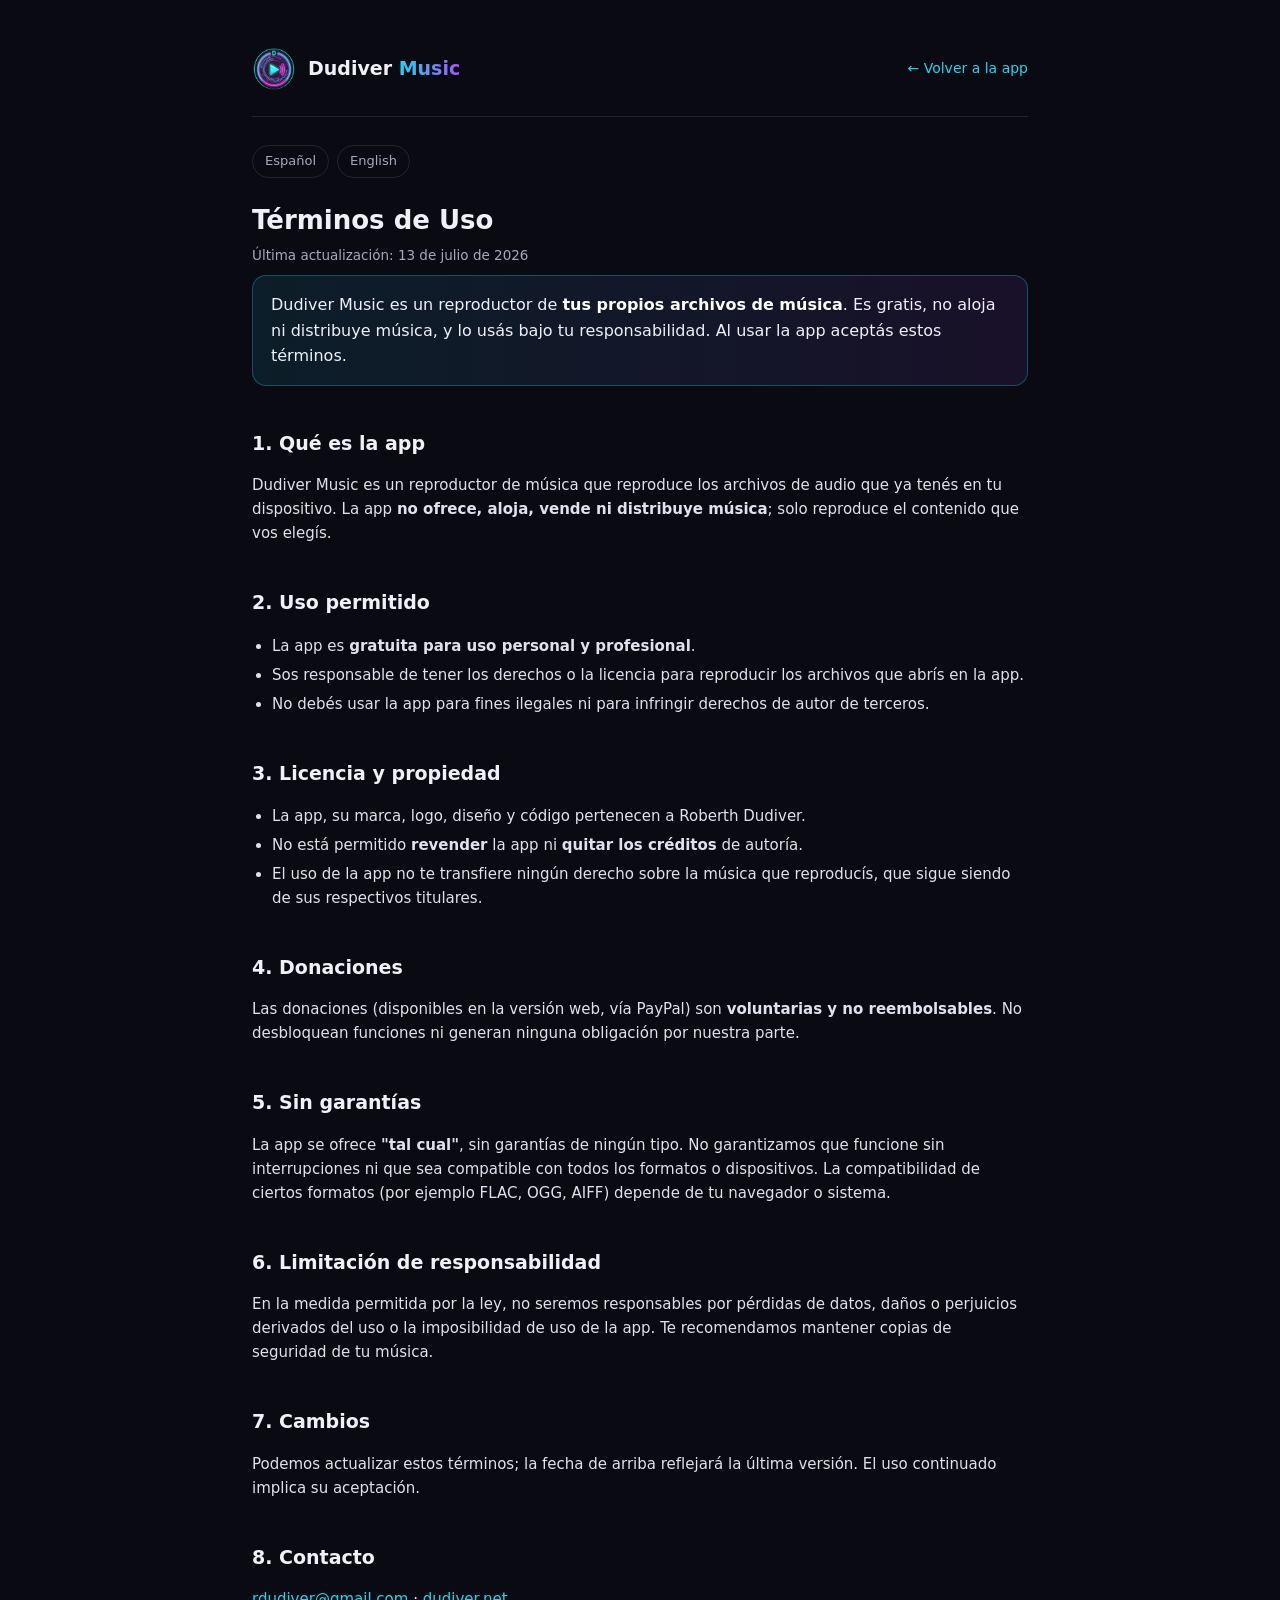
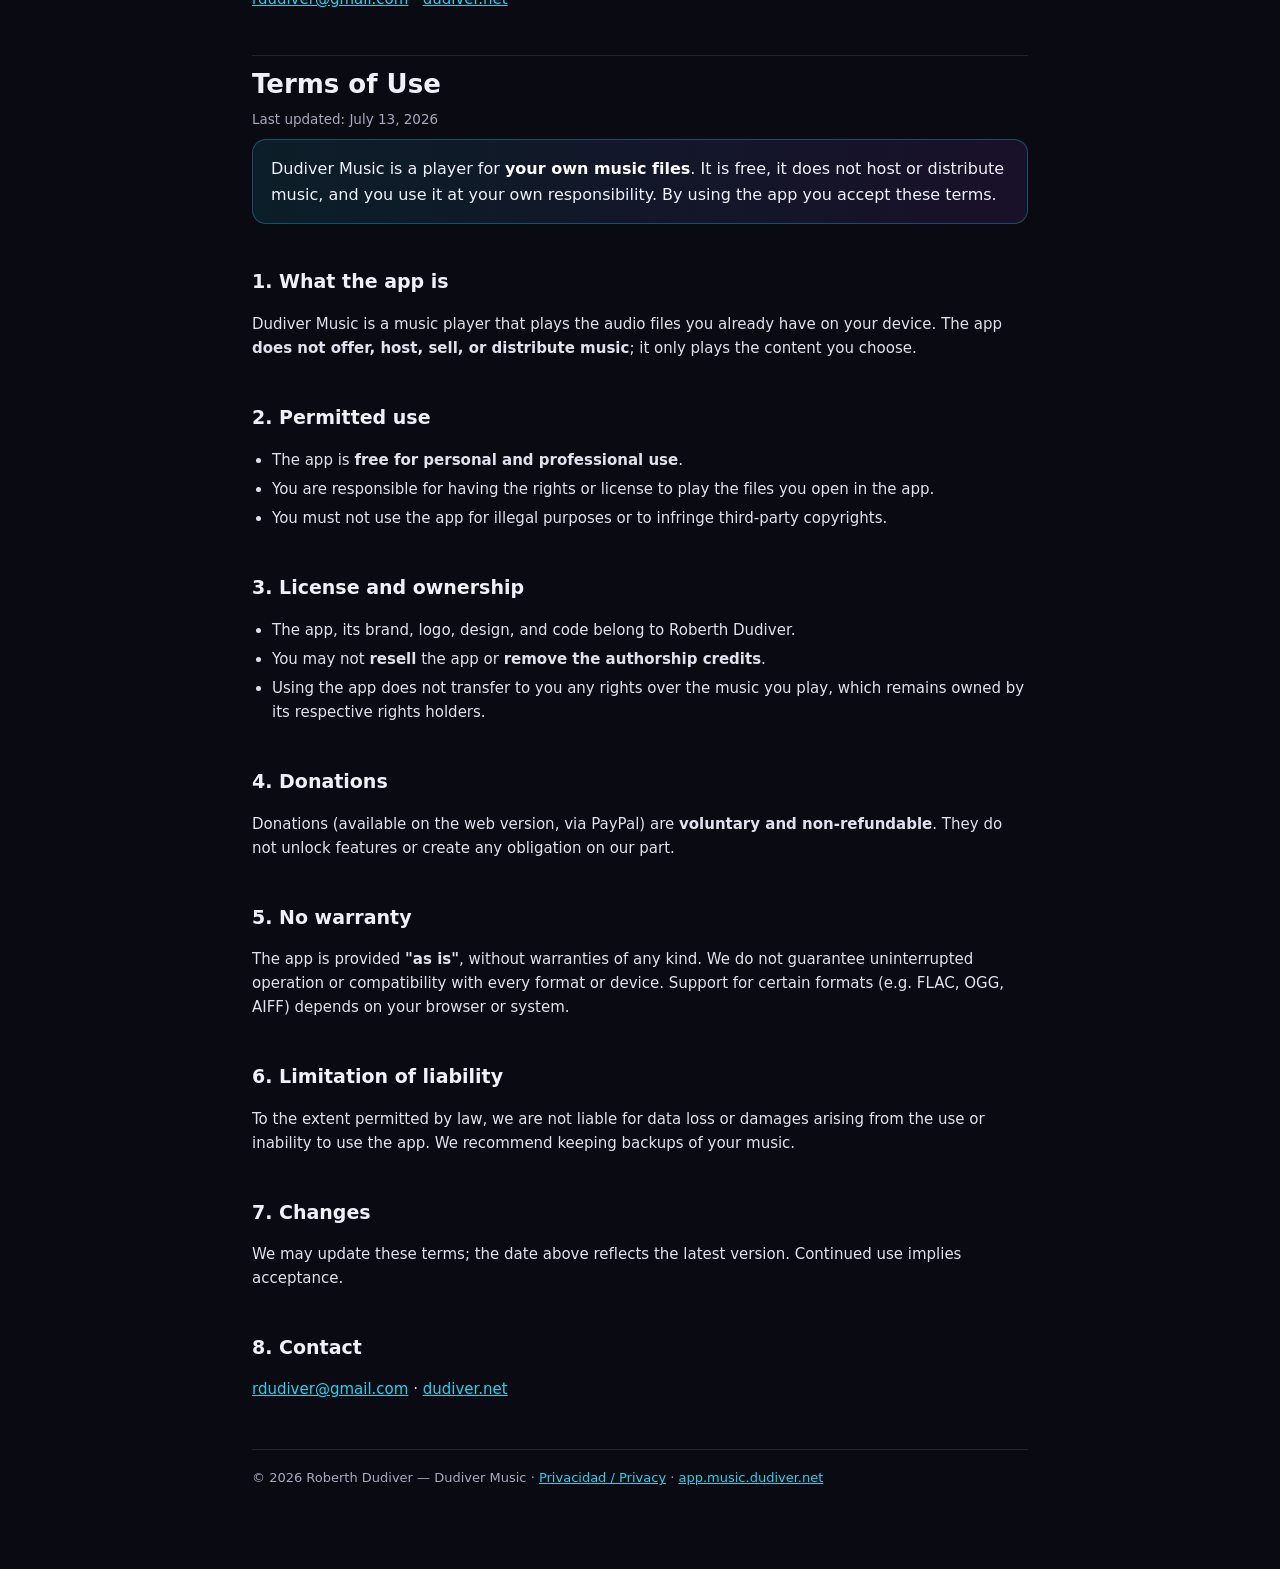
<file: DudiverMusic.Web/wwwroot/terms.html>
<!DOCTYPE html>
<html lang="es">
<head>
<meta charset="utf-8" />
<meta name="viewport" content="width=device-width, initial-scale=1.0" />
<title>Términos de Uso — Dudiver Music</title>
<meta name="description" content="Términos de uso de Dudiver Music. Gratis para uso personal y profesional; reproducí tu propia música." />
<link rel="canonical" href="https://app.music.dudiver.net/terms" />
<link rel="icon" type="image/png" href="logo.png" />
<style>
  :root { --bg:#0a0a12; --bg2:#12131f; --fg:#eef0fa; --muted:#a6a9bd; --cyan:#22d3ee; --purple:#a855f7; --line:rgba(255,255,255,.1); }
  * { box-sizing:border-box; }
  body { margin:0; background:var(--bg); color:var(--fg); font-family:system-ui,-apple-system,"Segoe UI",Roboto,sans-serif; line-height:1.6; }
  .wrap { max-width:820px; margin:0 auto; padding:32px 22px 80px; }
  header { display:flex; align-items:center; gap:12px; padding:14px 0 26px; border-bottom:1px solid var(--line); margin-bottom:28px; }
  header img { width:44px; height:44px; border-radius:10px; }
  header .b { font-weight:800; font-size:19px; }
  header .b span { background:linear-gradient(90deg,var(--cyan),var(--purple)); -webkit-background-clip:text; background-clip:text; -webkit-text-fill-color:transparent; }
  a.back { margin-left:auto; color:var(--cyan); text-decoration:none; font-size:14px; }
  a.back:hover { text-decoration:underline; }
  h1 { font-size:26px; margin:0 0 4px; }
  .date { color:var(--muted); font-size:13.5px; margin-bottom:8px; }
  h2 { font-size:19px; margin:34px 0 10px; padding-top:8px; }
  p, li { color:#dfe1ee; font-size:15px; }
  ul { padding-left:20px; }
  li { margin:5px 0; }
  .lead { background:linear-gradient(90deg,rgba(34,211,238,.1),rgba(168,85,247,.1)); border:1px solid rgba(34,211,238,.3); border-radius:14px; padding:16px 18px; margin:8px 0 6px; }
  .lead b { color:#fff; }
  .langbar { display:flex; gap:8px; margin:0 0 22px; }
  .langbar a { font-size:13px; color:var(--muted); border:1px solid var(--line); padding:5px 12px; border-radius:999px; text-decoration:none; }
  .langbar a:hover { color:var(--fg); border-color:var(--cyan); }
  section.lang { border-top:1px solid var(--line); margin-top:44px; padding-top:8px; }
  a { color:var(--cyan); }
  footer { margin-top:48px; padding-top:18px; border-top:1px solid var(--line); color:var(--muted); font-size:13px; }
</style>
</head>
<body>
<div class="wrap">
  <header>
    <img src="logo.png" alt="Dudiver Music" />
    <span class="b">Dudiver <span>Music</span></span>
    <a class="back" href="/">← Volver a la app</a>
  </header>

  <div class="langbar">
    <a href="#es">Español</a>
    <a href="#en">English</a>
  </div>

  <!-- ================= ESPAÑOL ================= -->
  <div id="es">
    <h1>Términos de Uso</h1>
    <div class="date">Última actualización: 13 de julio de 2026</div>

    <div class="lead">
      Dudiver Music es un reproductor de <b>tus propios archivos de música</b>. Es gratis, no aloja ni distribuye música,
      y lo usás bajo tu responsabilidad. Al usar la app aceptás estos términos.
    </div>

    <h2>1. Qué es la app</h2>
    <p>Dudiver Music es un reproductor de música que reproduce los archivos de audio que ya tenés en tu dispositivo.
      La app <b>no ofrece, aloja, vende ni distribuye música</b>; solo reproduce el contenido que vos elegís.</p>

    <h2>2. Uso permitido</h2>
    <ul>
      <li>La app es <b>gratuita para uso personal y profesional</b>.</li>
      <li>Sos responsable de tener los derechos o la licencia para reproducir los archivos que abrís en la app.</li>
      <li>No debés usar la app para fines ilegales ni para infringir derechos de autor de terceros.</li>
    </ul>

    <h2>3. Licencia y propiedad</h2>
    <ul>
      <li>La app, su marca, logo, diseño y código pertenecen a Roberth Dudiver.</li>
      <li>No está permitido <b>revender</b> la app ni <b>quitar los créditos</b> de autoría.</li>
      <li>El uso de la app no te transfiere ningún derecho sobre la música que reproducís, que sigue siendo de sus
        respectivos titulares.</li>
    </ul>

    <h2>4. Donaciones</h2>
    <p>Las donaciones (disponibles en la versión web, vía PayPal) son <b>voluntarias y no reembolsables</b>. No desbloquean
      funciones ni generan ninguna obligación por nuestra parte.</p>

    <h2>5. Sin garantías</h2>
    <p>La app se ofrece <b>"tal cual"</b>, sin garantías de ningún tipo. No garantizamos que funcione sin interrupciones ni
      que sea compatible con todos los formatos o dispositivos. La compatibilidad de ciertos formatos (por ejemplo FLAC,
      OGG, AIFF) depende de tu navegador o sistema.</p>

    <h2>6. Limitación de responsabilidad</h2>
    <p>En la medida permitida por la ley, no seremos responsables por pérdidas de datos, daños o perjuicios derivados del
      uso o la imposibilidad de uso de la app. Te recomendamos mantener copias de seguridad de tu música.</p>

    <h2>7. Cambios</h2>
    <p>Podemos actualizar estos términos; la fecha de arriba reflejará la última versión. El uso continuado implica su aceptación.</p>

    <h2>8. Contacto</h2>
    <p><a href="mailto:rdudiver@gmail.com">rdudiver@gmail.com</a> ·
      <a href="https://dudiver.net" target="_blank" rel="noopener">dudiver.net</a></p>
  </div>

  <!-- ================= ENGLISH ================= -->
  <section class="lang" id="en">
    <h1>Terms of Use</h1>
    <div class="date">Last updated: July 13, 2026</div>

    <div class="lead">
      Dudiver Music is a player for <b>your own music files</b>. It is free, it does not host or distribute music, and you
      use it at your own responsibility. By using the app you accept these terms.
    </div>

    <h2>1. What the app is</h2>
    <p>Dudiver Music is a music player that plays the audio files you already have on your device. The app
      <b>does not offer, host, sell, or distribute music</b>; it only plays the content you choose.</p>

    <h2>2. Permitted use</h2>
    <ul>
      <li>The app is <b>free for personal and professional use</b>.</li>
      <li>You are responsible for having the rights or license to play the files you open in the app.</li>
      <li>You must not use the app for illegal purposes or to infringe third-party copyrights.</li>
    </ul>

    <h2>3. License and ownership</h2>
    <ul>
      <li>The app, its brand, logo, design, and code belong to Roberth Dudiver.</li>
      <li>You may not <b>resell</b> the app or <b>remove the authorship credits</b>.</li>
      <li>Using the app does not transfer to you any rights over the music you play, which remains owned by its respective
        rights holders.</li>
    </ul>

    <h2>4. Donations</h2>
    <p>Donations (available on the web version, via PayPal) are <b>voluntary and non-refundable</b>. They do not unlock
      features or create any obligation on our part.</p>

    <h2>5. No warranty</h2>
    <p>The app is provided <b>"as is"</b>, without warranties of any kind. We do not guarantee uninterrupted operation or
      compatibility with every format or device. Support for certain formats (e.g. FLAC, OGG, AIFF) depends on your
      browser or system.</p>

    <h2>6. Limitation of liability</h2>
    <p>To the extent permitted by law, we are not liable for data loss or damages arising from the use or inability to use
      the app. We recommend keeping backups of your music.</p>

    <h2>7. Changes</h2>
    <p>We may update these terms; the date above reflects the latest version. Continued use implies acceptance.</p>

    <h2>8. Contact</h2>
    <p><a href="mailto:rdudiver@gmail.com">rdudiver@gmail.com</a> ·
      <a href="https://dudiver.net" target="_blank" rel="noopener">dudiver.net</a></p>
  </section>

  <footer>
    © 2026 Roberth Dudiver — Dudiver Music · <a href="/privacy">Privacidad / Privacy</a> · <a href="/">app.music.dudiver.net</a>
  </footer>
</div>
</body>
</html>
</file>
